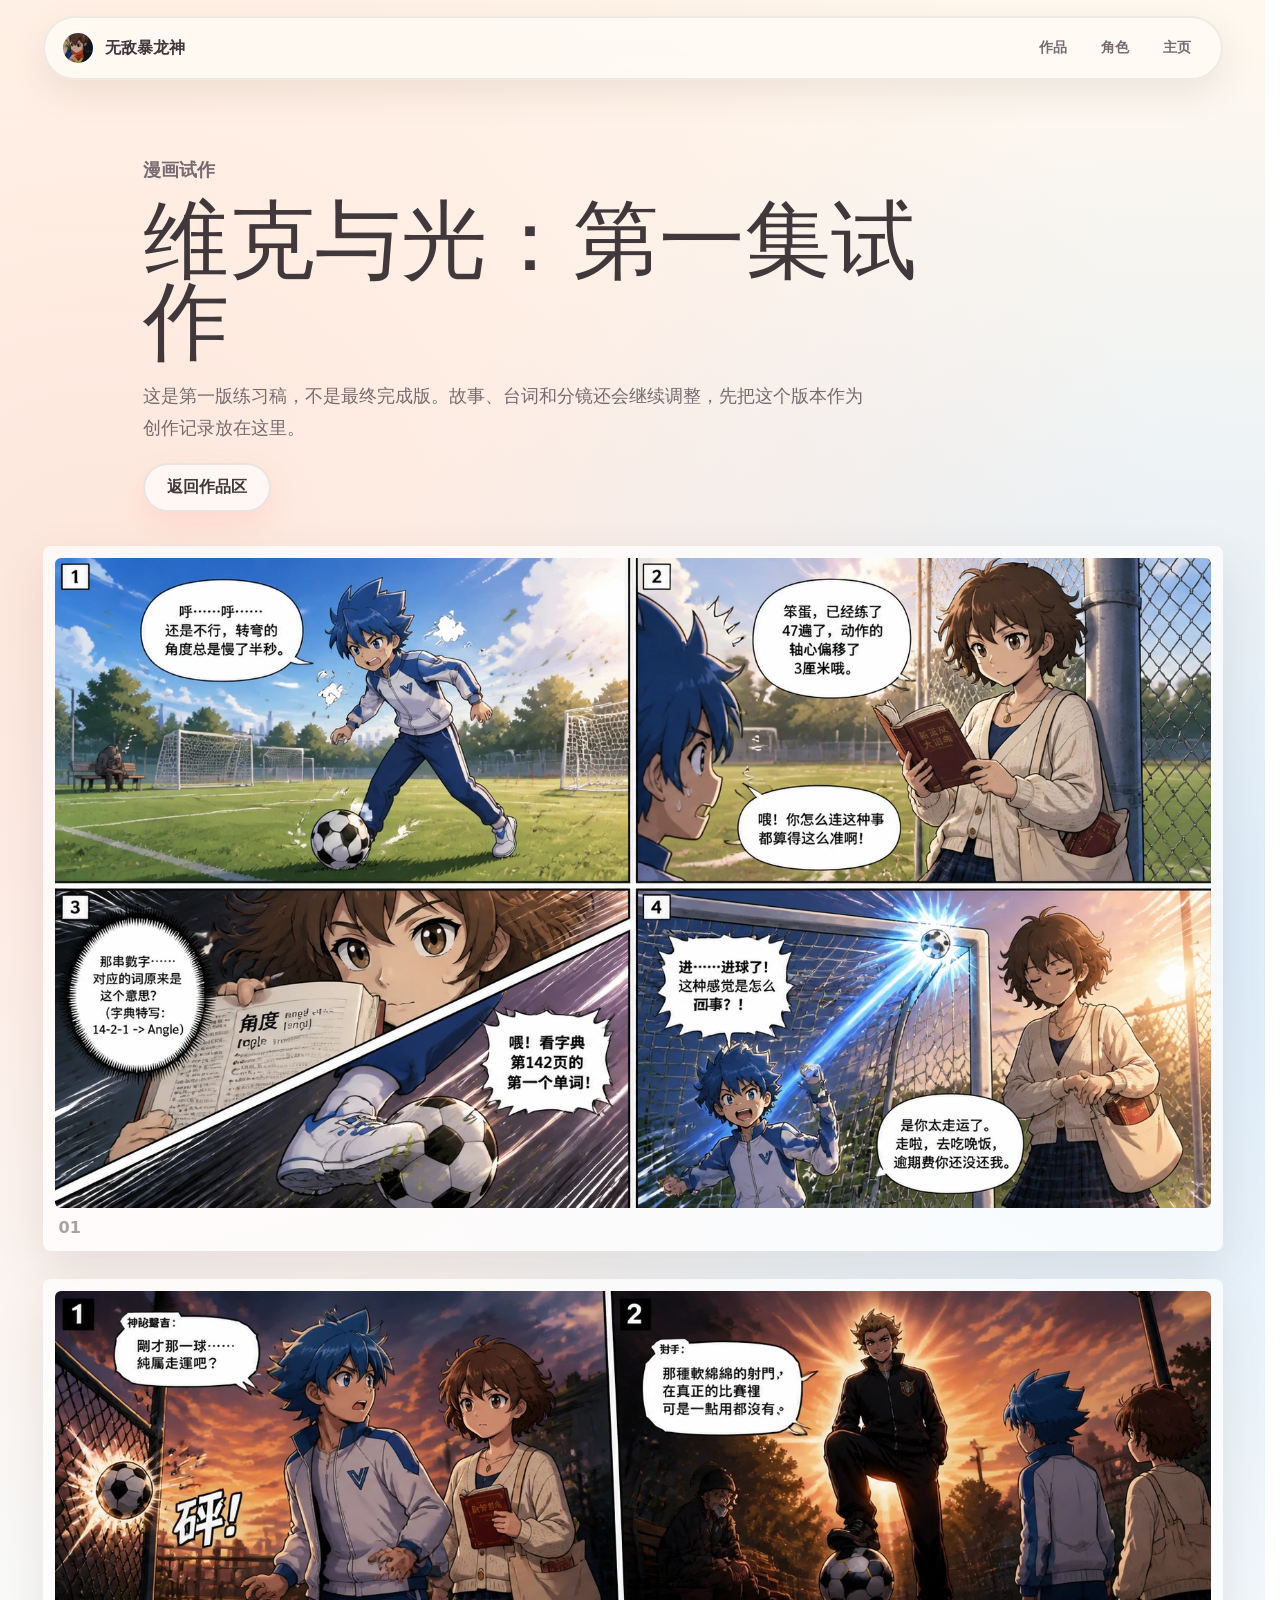
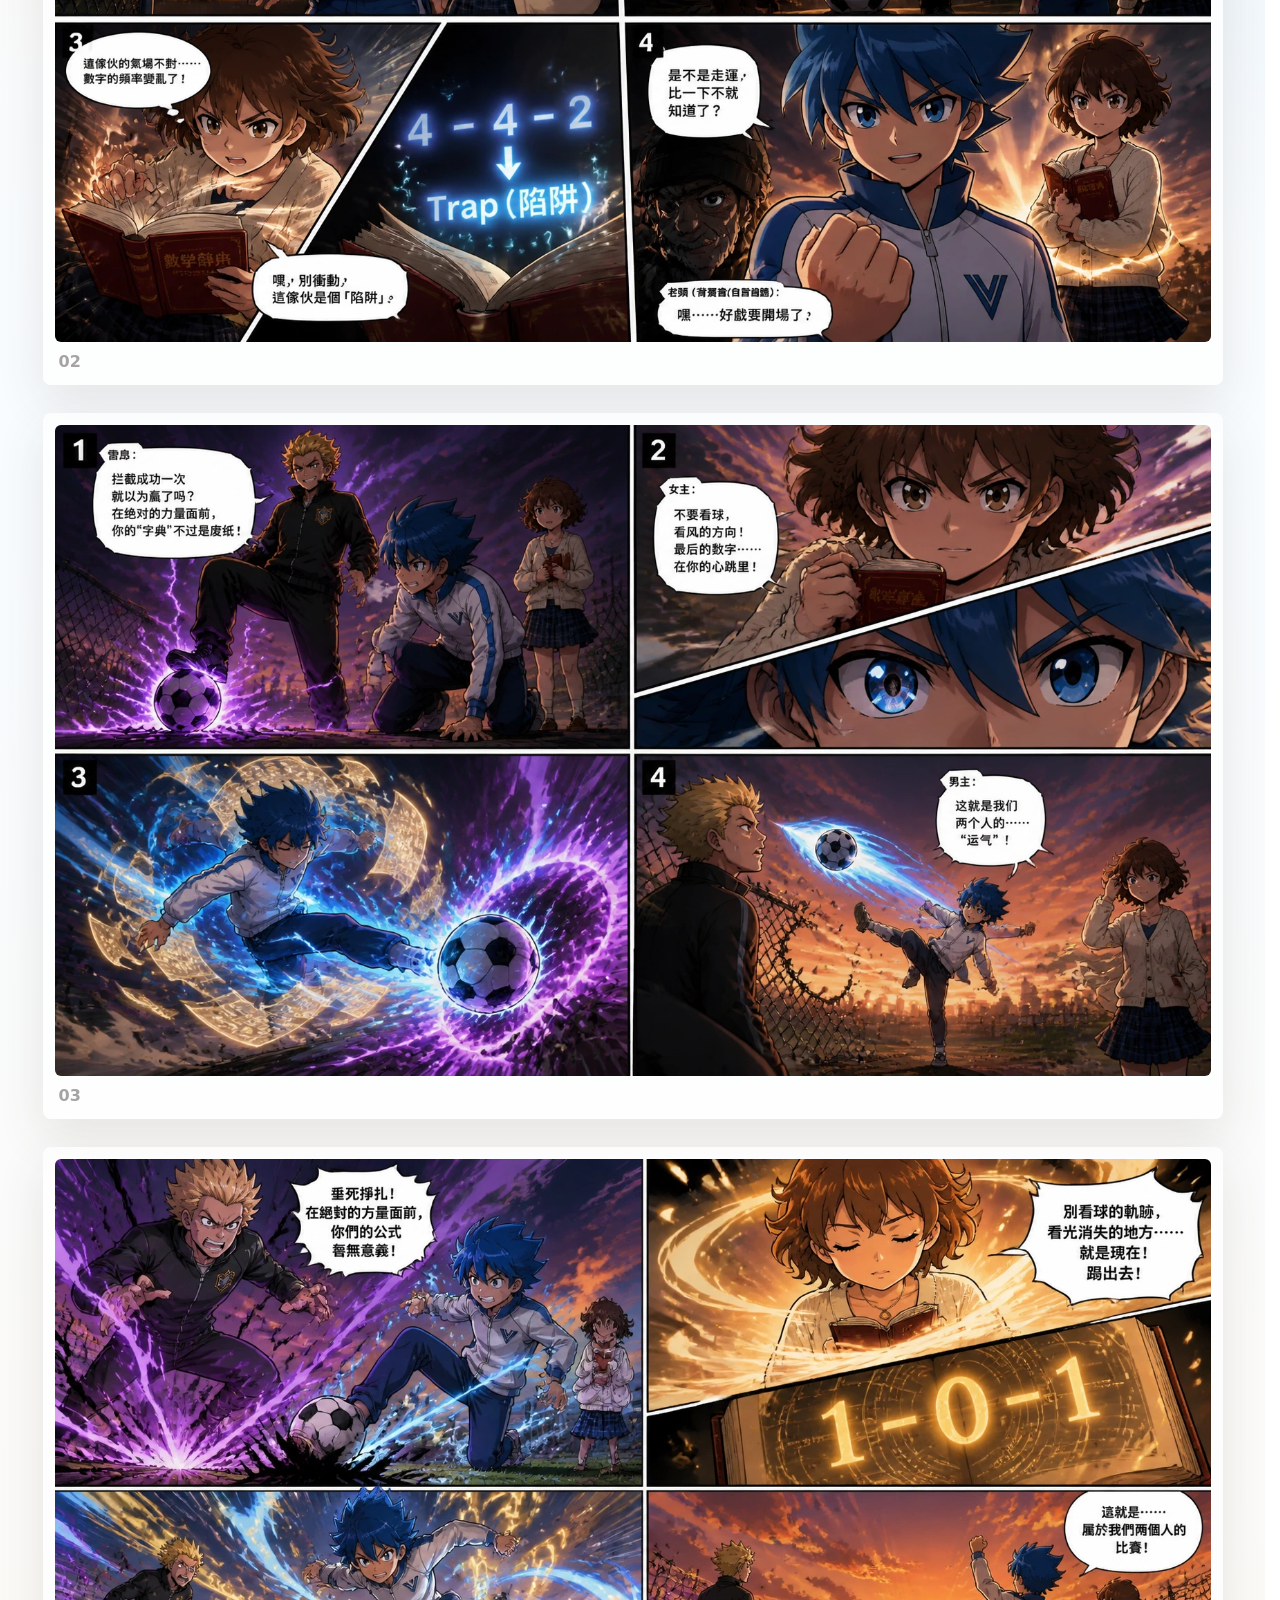
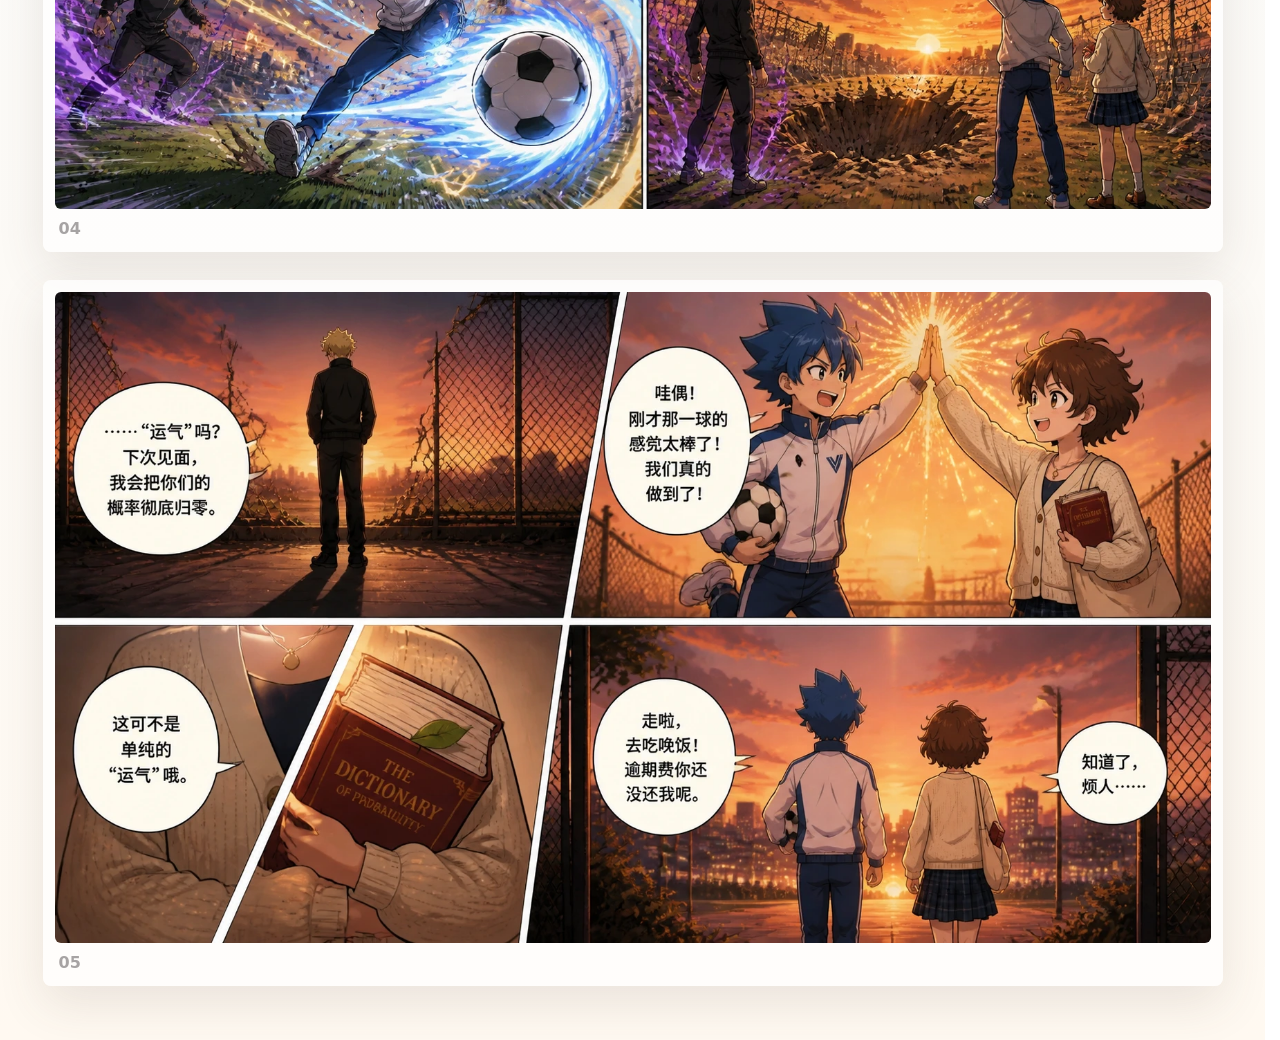
<file: chapter-01.html>
<!DOCTYPE html>
<html lang="zh-CN">
<head>
  <meta charset="UTF-8">
  <meta name="viewport" content="width=device-width, initial-scale=1.0">
  <title>维克与光：第一集试作 | 无敌暴龙神</title>
  <link rel="stylesheet" href="styles.css?v=20260713-2">
</head>
<body>
  <header class="site-header">
    <a class="brand" href="index.html" aria-label="返回无敌暴龙神首页">
      <span class="brand-mark avatar-mark">
        <img src="assets/optimized/avatar.webp" alt="无敌暴龙神头像" width="300" height="300" decoding="async">
      </span>
      <span>无敌暴龙神</span>
    </a>
    <nav class="nav" aria-label="章节导航">
      <a href="index.html#work">作品</a>
      <a href="index.html#characters">角色</a>
      <a href="index.html#contact">主页</a>
    </nav>
  </header>

  <main>
    <section class="chapter-hero">
      <p class="section-kicker">漫画试作</p>
      <h1>维克与光：第一集试作</h1>
      <p>
        这是第一版练习稿，不是最终完成版。故事、台词和分镜还会继续调整，先把这个版本作为创作记录放在这里。
      </p>
      <a class="button ghost" href="index.html#work">返回作品区</a>
    </section>

    <section class="chapter-reader" aria-label="维克与光第一集漫画阅读">
      <figure class="manga-page reveal">
        <img src="assets/optimized/chapter-01/01.webp" alt="维克与光第一集试作第 1 页" width="1672" height="941" decoding="async" fetchpriority="high">
        <figcaption>01</figcaption>
      </figure>
      <figure class="manga-page reveal">
        <img src="assets/optimized/chapter-01/02.webp" alt="维克与光第一集试作第 2 页" width="1672" height="941" loading="lazy" decoding="async">
        <figcaption>02</figcaption>
      </figure>
      <figure class="manga-page reveal">
        <img src="assets/optimized/chapter-01/03.webp" alt="维克与光第一集试作第 3 页" width="1672" height="941" loading="lazy" decoding="async">
        <figcaption>03</figcaption>
      </figure>
      <figure class="manga-page reveal">
        <img src="assets/optimized/chapter-01/04.webp" alt="维克与光第一集试作第 4 页" width="1672" height="941" loading="lazy" decoding="async">
        <figcaption>04</figcaption>
      </figure>
      <figure class="manga-page reveal">
        <img src="assets/optimized/chapter-01/05.webp" alt="维克与光第一集试作第 5 页" width="1672" height="941" loading="lazy" decoding="async">
        <figcaption>05</figcaption>
      </figure>
    </section>
  </main>

  <script src="script.js?v=20260713-1" defer></script>
</body>
</html>
</file>
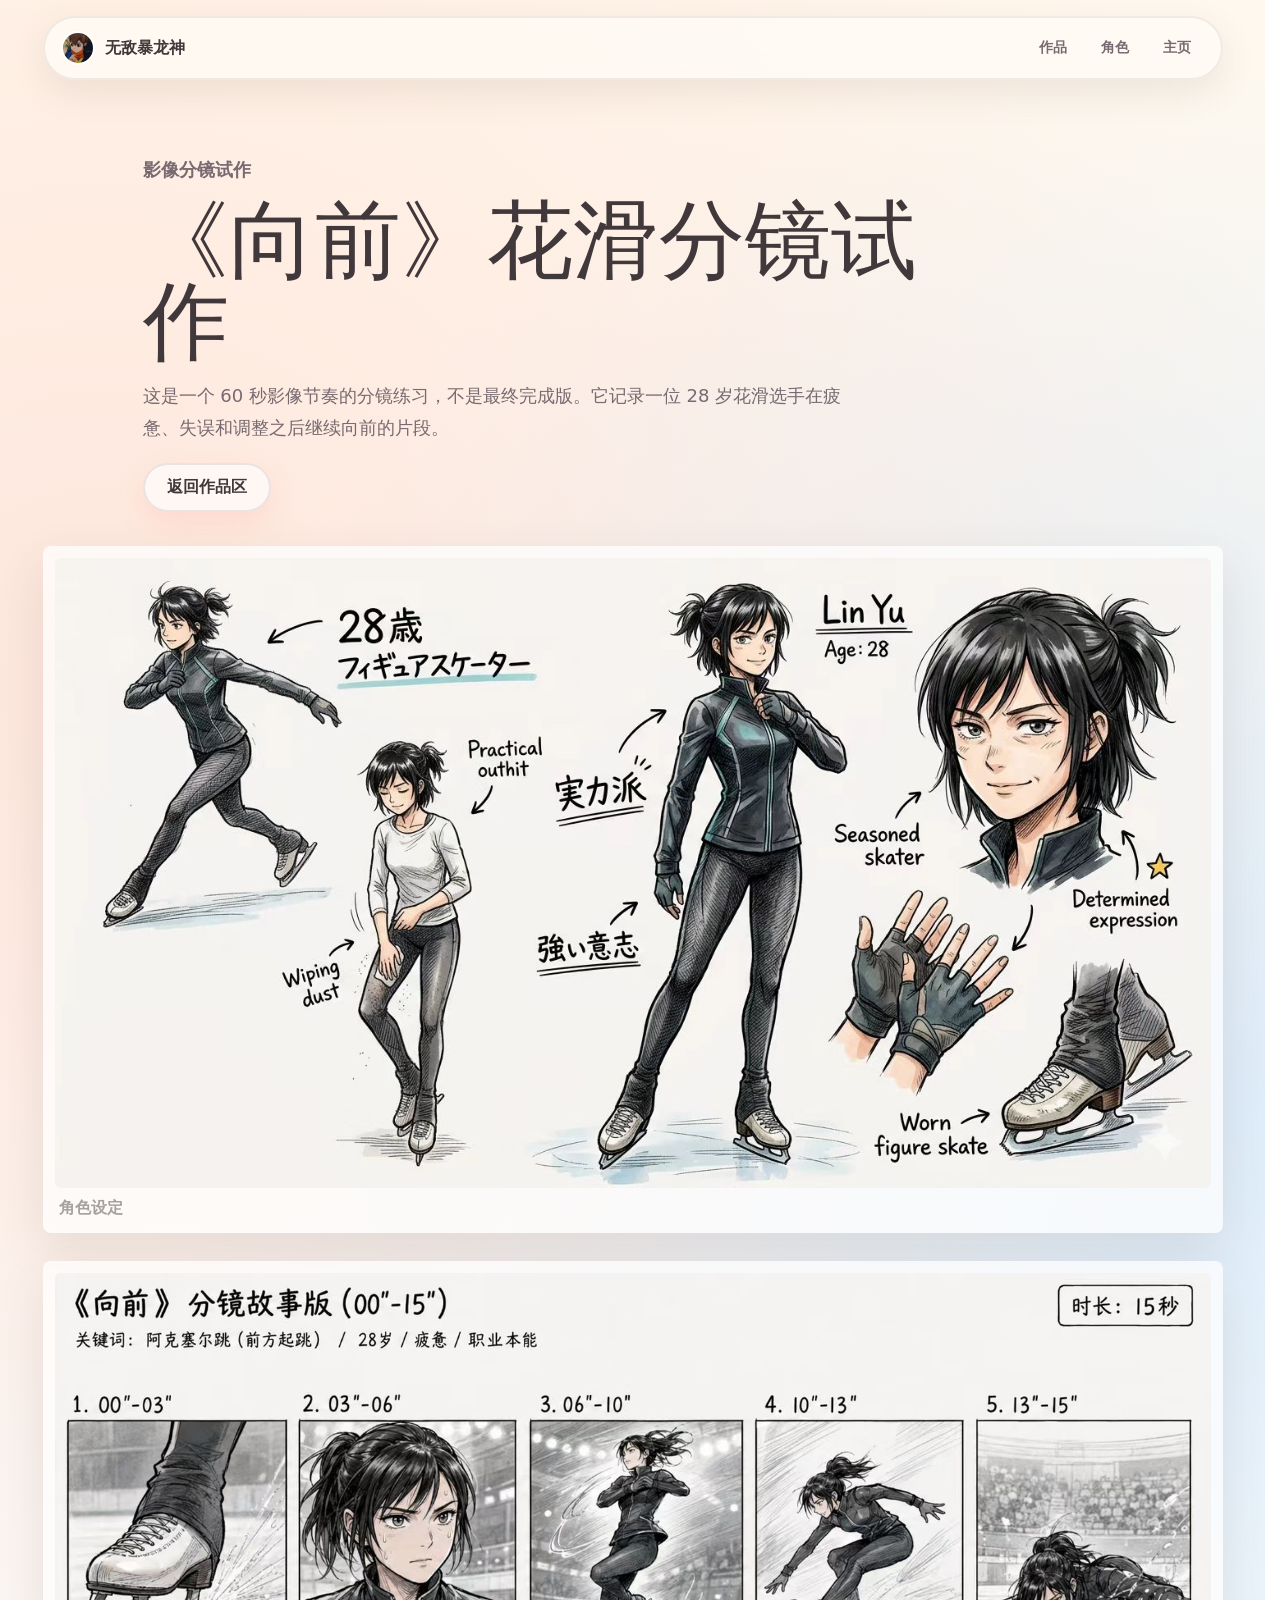
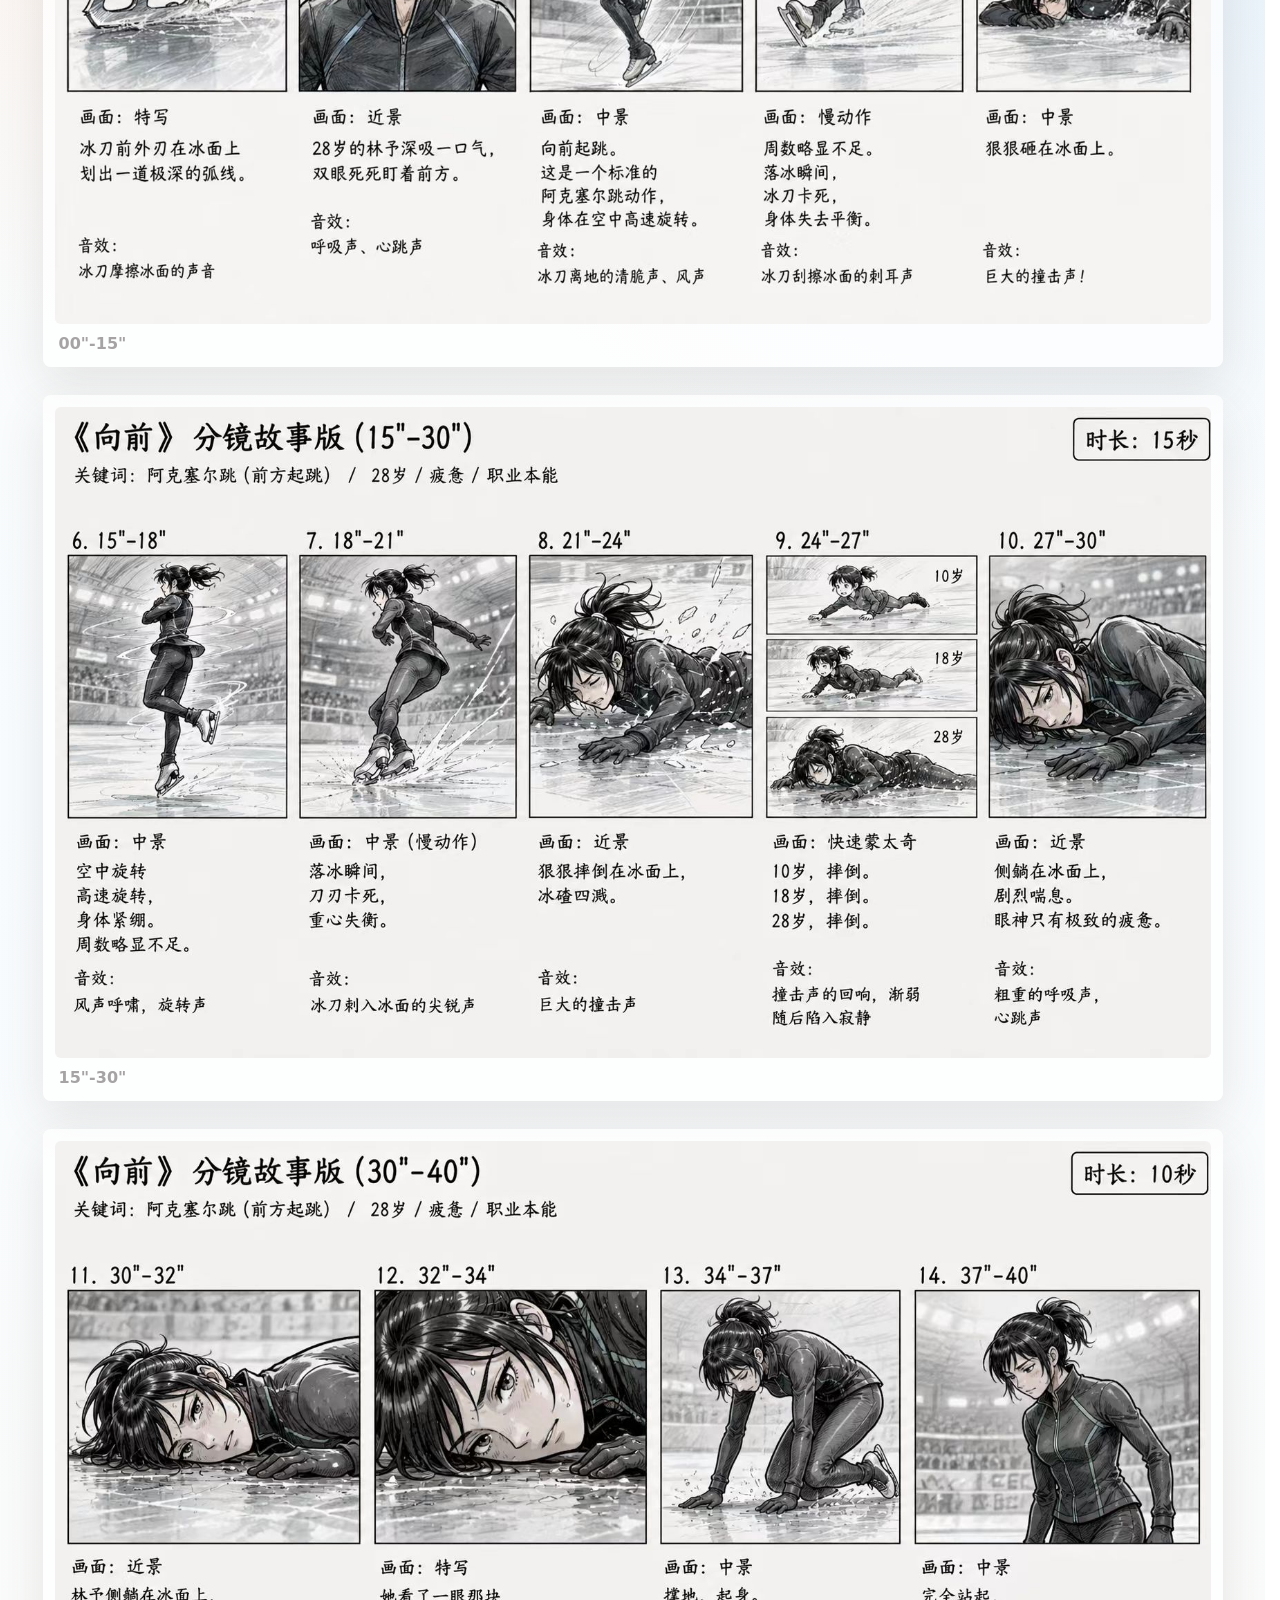
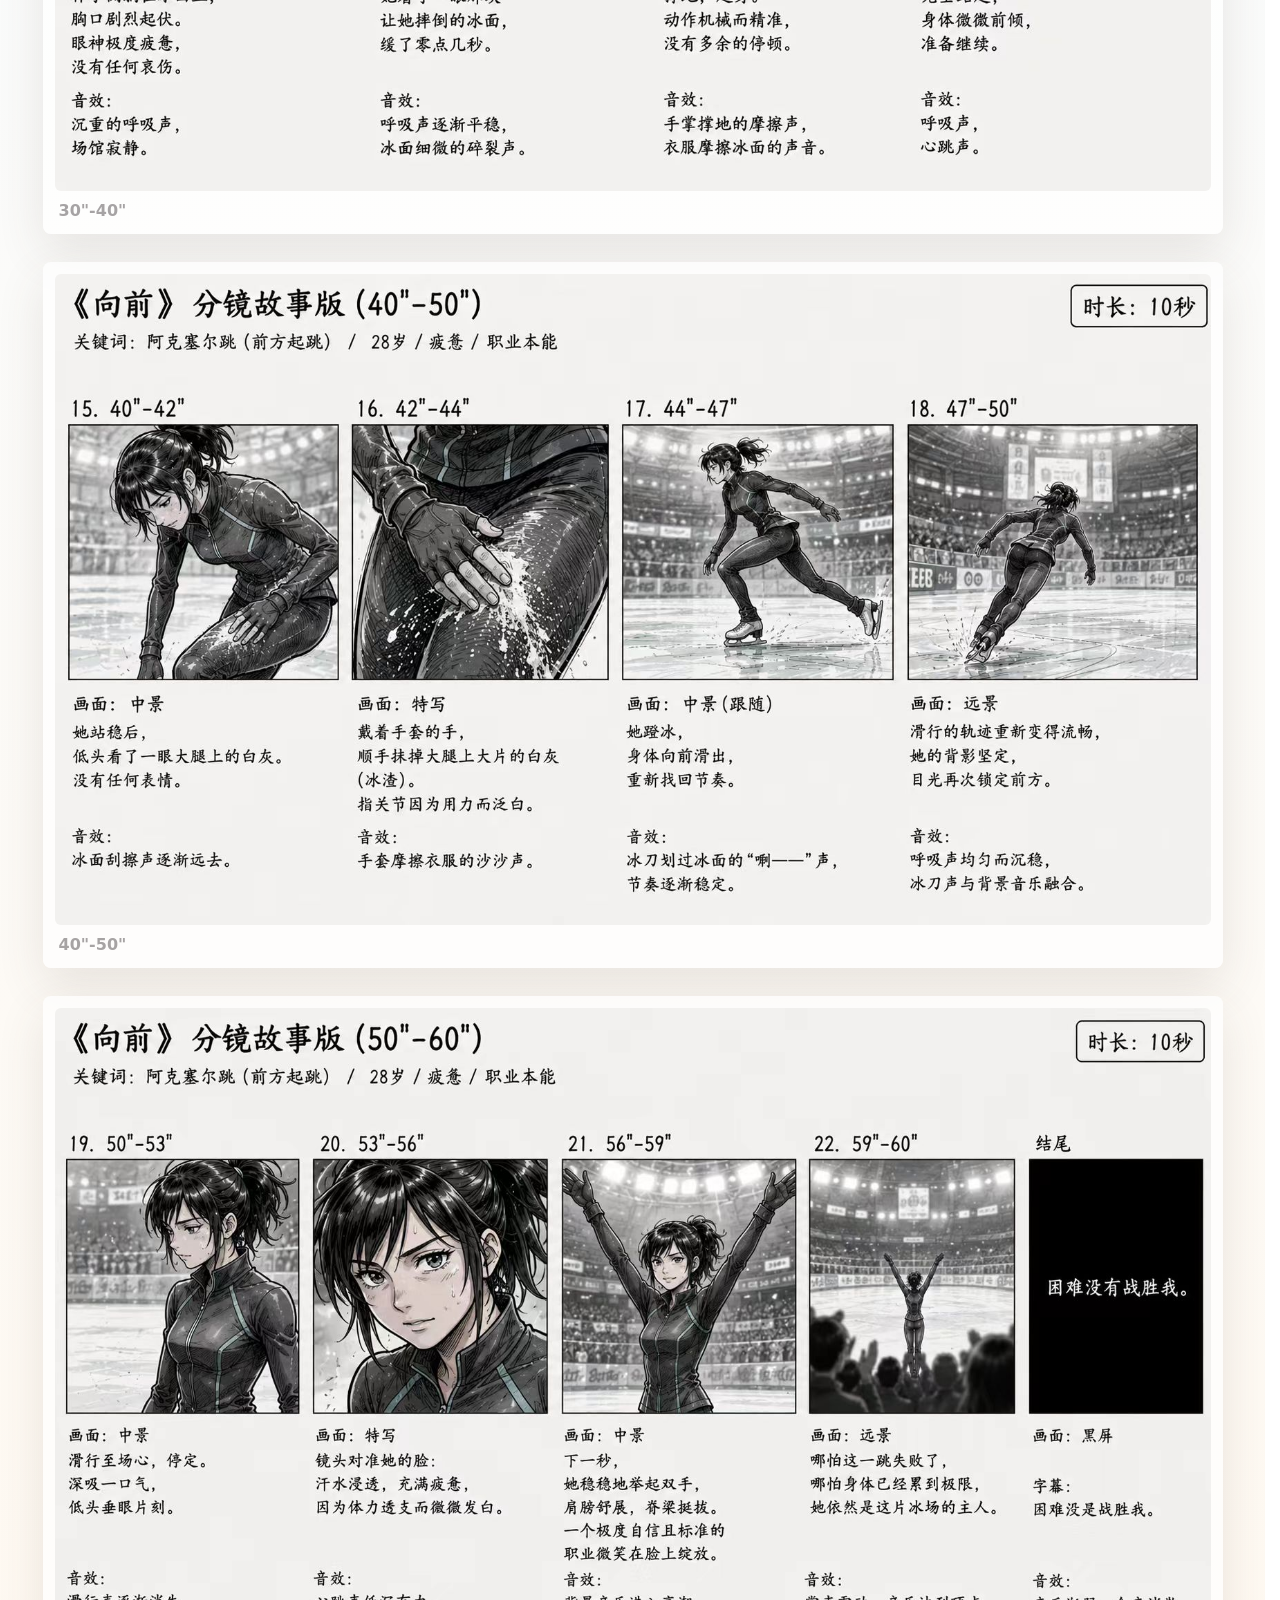
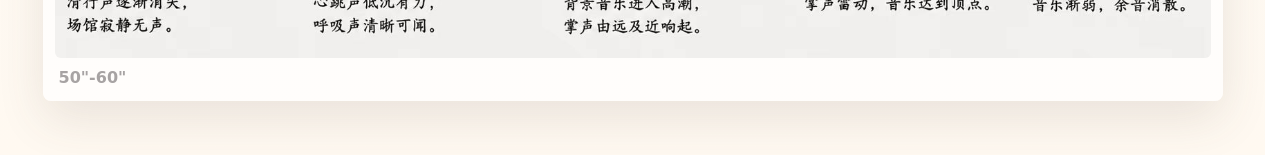
<file: forward.html>
<!DOCTYPE html>
<html lang="zh-CN">
<head>
  <meta charset="UTF-8">
  <meta name="viewport" content="width=device-width, initial-scale=1.0">
  <title>《向前》花滑分镜试作 | 无敌暴龙神</title>
  <link rel="stylesheet" href="styles.css?v=20260713-2">
</head>
<body>
  <header class="site-header">
    <a class="brand" href="index.html" aria-label="返回无敌暴龙神首页">
      <span class="brand-mark avatar-mark">
        <img src="assets/optimized/avatar.webp" alt="无敌暴龙神头像" width="300" height="300" decoding="async">
      </span>
      <span>无敌暴龙神</span>
    </a>
    <nav class="nav" aria-label="章节导航">
      <a href="index.html#work">作品</a>
      <a href="index.html#characters">角色</a>
      <a href="index.html#contact">主页</a>
    </nav>
  </header>

  <main>
    <section class="chapter-hero">
      <p class="section-kicker">影像分镜试作</p>
      <h1>《向前》花滑分镜试作</h1>
      <p>
        这是一个 60 秒影像节奏的分镜练习，不是最终完成版。它记录一位 28 岁花滑选手在疲惫、失误和调整之后继续向前的片段。
      </p>
      <a class="button ghost" href="index.html#work">返回作品区</a>
    </section>

    <section class="chapter-reader" aria-label="向前花滑分镜试作阅读">
      <figure class="manga-page reveal">
        <img src="assets/forward/design.jpg" alt="向前花滑角色设定图" width="1408" height="768" decoding="async" fetchpriority="high">
        <figcaption>角色设定</figcaption>
      </figure>
      <figure class="manga-page reveal">
        <img src="assets/forward/01.jpg" alt="向前花滑分镜试作 00 到 15 秒" width="1672" height="941" loading="lazy" decoding="async">
        <figcaption>00&quot;-15&quot;</figcaption>
      </figure>
      <figure class="manga-page reveal">
        <img src="assets/forward/02.jpg" alt="向前花滑分镜试作 15 到 30 秒" width="1672" height="941" loading="lazy" decoding="async">
        <figcaption>15&quot;-30&quot;</figcaption>
      </figure>
      <figure class="manga-page reveal">
        <img src="assets/forward/03.jpg" alt="向前花滑分镜试作 30 到 40 秒" width="1672" height="941" loading="lazy" decoding="async">
        <figcaption>30&quot;-40&quot;</figcaption>
      </figure>
      <figure class="manga-page reveal">
        <img src="assets/forward/04.jpg" alt="向前花滑分镜试作 40 到 50 秒" width="1672" height="941" loading="lazy" decoding="async">
        <figcaption>40&quot;-50&quot;</figcaption>
      </figure>
      <figure class="manga-page reveal">
        <img src="assets/forward/05.jpg" alt="向前花滑分镜试作 50 到 60 秒" width="1672" height="941" loading="lazy" decoding="async">
        <figcaption>50&quot;-60&quot;</figcaption>
      </figure>
    </section>
  </main>

  <script src="script.js?v=20260713-1" defer></script>
</body>
</html>
</file>
<file: styles.css>
:root {
  --ink: #40383a;
  --muted: #776a70;
  --paper: #fffaf4;
  --peach: #ffcdbd;
  --coral: #ff897d;
  --mint: #bfe9d6;
  --blue: #b9ddff;
  --lemon: #ffe58b;
  --lavender: #d8ccff;
  --white: #ffffff;
  --shadow: 0 24px 70px rgba(84, 64, 56, 0.16);
}

* {
  box-sizing: border-box;
}

html {
  scroll-behavior: smooth;
  scroll-padding-top: 110px;
  scrollbar-gutter: stable;
}

body {
  margin: 0;
  overflow-x: clip;
  color: var(--ink);
  font-family: "Microsoft YaHei UI", "Microsoft YaHei", system-ui, -apple-system, BlinkMacSystemFont, "Segoe UI", sans-serif;
  background:
    radial-gradient(circle at 8% 14%, rgba(255, 205, 189, 0.42), transparent 28%),
    radial-gradient(circle at 94% 22%, rgba(185, 221, 255, 0.46), transparent 26%),
    linear-gradient(180deg, #fff8ee 0%, #f8fcff 48%, #fff9f1 100%);
  transition: background 700ms ease;
}

body.time-morning {
  background:
    radial-gradient(circle at 10% 12%, rgba(255, 235, 166, 0.42), transparent 28%),
    radial-gradient(circle at 92% 18%, rgba(176, 224, 255, 0.5), transparent 26%),
    linear-gradient(180deg, #fff8e6 0%, #f0fbff 48%, #fffaf0 100%);
}

body.time-afternoon {
  background:
    radial-gradient(circle at 8% 14%, rgba(255, 205, 189, 0.42), transparent 28%),
    radial-gradient(circle at 94% 22%, rgba(185, 221, 255, 0.46), transparent 26%),
    linear-gradient(180deg, #fff8ee 0%, #f8fcff 48%, #fff9f1 100%);
}

body.time-evening {
  background:
    radial-gradient(circle at 10% 16%, rgba(255, 176, 146, 0.42), transparent 30%),
    radial-gradient(circle at 92% 18%, rgba(202, 177, 255, 0.34), transparent 28%),
    linear-gradient(180deg, #fff1e7 0%, #f8efff 52%, #fff8ef 100%);
}

body.time-night {
  background:
    radial-gradient(circle at 12% 14%, rgba(255, 220, 157, 0.22), transparent 24%),
    radial-gradient(circle at 88% 20%, rgba(121, 157, 255, 0.28), transparent 30%),
    linear-gradient(180deg, #eaf1ff 0%, #f7f6ff 46%, #fff8f1 100%);
}

body.no-scroll {
  overflow: hidden;
}

a {
  color: inherit;
  text-decoration: none;
}

img {
  max-width: 100%;
  height: auto;
}

.site-header {
  position: sticky;
  top: 0;
  z-index: 10;
  display: flex;
  align-items: center;
  justify-content: space-between;
  gap: 24px;
  width: min(1180px, calc(100% - 36px));
  margin: 16px auto 0;
  padding: 12px 16px;
  border: 2px solid rgba(64, 56, 58, 0.08);
  border-radius: 999px;
  background: rgba(255, 250, 244, 0.92);
  -webkit-backdrop-filter: blur(10px);
  backdrop-filter: blur(10px);
  box-shadow: 0 12px 36px rgba(84, 64, 56, 0.1);
}

.brand,
.nav,
.hero-actions,
.archive-strip,
.steps li {
  display: flex;
  align-items: center;
}

.brand {
  gap: 10px;
  font-weight: 900;
  transition: color 180ms ease, transform 180ms ease;
}

.brand:hover {
  color: #1f1a1c;
  transform: translateY(-1px);
}

.brand-mark {
  display: grid;
  width: 34px;
  height: 34px;
  place-items: center;
  border-radius: 50%;
  color: var(--white);
  font-family: "Comic Sans MS", "KaiTi", cursive;
  font-size: 25px;
  background: linear-gradient(135deg, var(--coral), #ffa84d);
}

.avatar-mark {
  overflow: hidden;
  border: 2px solid rgba(255, 255, 255, 0.9);
  background: var(--white);
  transition: box-shadow 180ms ease, transform 180ms ease;
}

.avatar-mark img {
  display: block;
  width: 100%;
  height: 100%;
  object-fit: cover;
  transition: transform 180ms ease;
}

.brand:hover .avatar-mark {
  box-shadow: 0 0 0 4px rgba(255, 137, 125, 0.16), 0 8px 18px rgba(64, 56, 58, 0.14);
}

.brand:hover .avatar-mark img {
  transform: scale(1.08);
}

.nav {
  gap: 6px;
}

.nav a {
  padding: 9px 14px;
  border-radius: 999px;
  color: var(--muted);
  font-size: 14px;
  font-weight: 700;
}

.nav a:hover {
  background: rgba(255, 137, 125, 0.16);
  color: var(--ink);
}

.hero {
  display: grid;
  grid-template-columns: minmax(0, 0.84fr) minmax(340px, 1.16fr);
  align-items: center;
  gap: 42px;
  width: min(1180px, calc(100% - 36px));
  min-height: calc(100vh - 98px);
  margin: 0 auto;
  padding: 56px 0 34px;
}

.eyebrow,
.section-kicker {
  margin: 0 0 14px;
  color: #d45d69;
  font-size: 13px;
  font-weight: 900;
  letter-spacing: 0;
  text-transform: uppercase;
}

h1,
h2,
h3,
p {
  margin-top: 0;
}

h1 {
  max-width: 640px;
  margin-bottom: 20px;
  font-family: "KaiTi", "STKaiti", "Microsoft YaHei UI", sans-serif;
  font-size: clamp(52px, 8vw, 106px);
  line-height: 0.94;
  font-weight: 400;
}

.hero-text {
  max-width: 520px;
  color: var(--muted);
  font-size: 19px;
  line-height: 1.8;
}

.time-note {
  display: block;
  max-width: 520px;
  margin: 2px 0 0;
  padding: 0;
  color: rgba(64, 56, 58, 0.48);
  background: transparent;
  font-size: 14px;
  font-weight: 700;
  line-height: 1.7;
}

.hero-actions {
  flex-wrap: wrap;
  gap: 12px;
  margin-top: 22px;
}

.button {
  position: relative;
  display: inline-flex;
  min-height: 48px;
  align-items: center;
  justify-content: center;
  padding: 12px 22px;
  border: 2px solid rgba(64, 56, 58, 0.1);
  border-radius: 999px;
  font-weight: 900;
  box-shadow: 0 12px 28px rgba(255, 137, 125, 0.16);
  transition: border-color 180ms ease, box-shadow 180ms ease, color 180ms ease, background 180ms ease, transform 180ms ease;
}

.button:hover {
  transform: translateY(-3px) scale(1.04);
  box-shadow: 0 18px 38px rgba(255, 137, 125, 0.3);
}

.button:active {
  transform: translateY(0) scale(0.98);
  box-shadow: 0 8px 18px rgba(255, 137, 125, 0.18);
}

.button.primary {
  color: var(--white);
  border-color: transparent;
  background: linear-gradient(135deg, #ff786f, #ffaf4f);
}

.button.primary:hover {
  background: linear-gradient(135deg, #40383a, #ff786f);
}

.button.ghost {
  background: rgba(255, 255, 255, 0.62);
}

.button.ghost:hover {
  border-color: rgba(64, 56, 58, 0.18);
  color: var(--white);
  background: var(--ink);
}

.hero-art {
  position: relative;
  overflow: hidden;
  aspect-ratio: 16 / 9;
  border: 6px solid rgba(255, 255, 255, 0.86);
  border-radius: 32px;
  background: var(--white);
  box-shadow: var(--shadow);
}

.hero-art img {
  display: block;
  width: 100%;
  height: 100%;
  object-fit: cover;
}

.archive-strip {
  justify-content: center;
  width: min(1060px, calc(100% - 36px));
  margin: -4px auto 40px;
  text-align: center;
}

.archive-strip p {
  max-width: 760px;
  margin: 0;
  color: rgba(64, 56, 58, 0.66);
  font-size: 16px;
  font-weight: 800;
  line-height: 1.8;
}

.section {
  width: min(1180px, calc(100% - 36px));
  margin: 0 auto;
  padding: 72px 0;
}

.intro {
  display: grid;
  grid-template-columns: 1.05fr 0.95fr;
  gap: 60px;
  align-items: end;
  border-top: 2px solid rgba(64, 56, 58, 0.08);
}

.section h2,
.contact h2 {
  margin-bottom: 16px;
  font-size: clamp(30px, 5vw, 58px);
  line-height: 1.08;
}

.intro p:last-child,
.service-list p,
.contact p {
  color: var(--muted);
  font-size: 17px;
  line-height: 1.8;
}

.section-heading {
  max-width: 760px;
  margin-bottom: 30px;
}

.work-grid {
  display: grid;
  grid-template-columns: repeat(2, minmax(0, 1fr));
  align-items: start;
  gap: 22px;
}

.work-card {
  min-height: 0;
  padding: 16px;
  border: 3px solid rgba(255, 255, 255, 0.8);
  border-radius: 18px;
  box-shadow: 0 14px 36px rgba(84, 64, 56, 0.1);
  transition: box-shadow 220ms ease, transform 220ms ease;
}

.work-card:hover {
  box-shadow: 0 20px 46px rgba(84, 64, 56, 0.15);
  transform: translateY(-3px);
}

.work-card.mint {
  background: linear-gradient(160deg, #d8f4e6, #fffdf2);
}

.work-card.lemon {
  background: linear-gradient(160deg, #fff0a8, #fff8ef);
}

.work-card.coral {
  background: linear-gradient(160deg, #ffc1b6, #f3fbff);
}

.work-card.blue {
  background: linear-gradient(160deg, #cfe9ff, #fffdf2);
}

.work-card.lavender {
  background: linear-gradient(160deg, #e4d9ff, #fff8ef);
}

.work-card.is-hidden {
  display: none;
}

.work-card p {
  margin-bottom: 8px;
  color: var(--muted);
  font-weight: 800;
}

.work-card small {
  display: inline-flex;
  margin-bottom: 12px;
  padding: 6px 10px;
  border-radius: 999px;
  color: rgba(64, 56, 58, 0.62);
  background: rgba(255, 255, 255, 0.58);
  font-size: 12px;
  font-weight: 900;
}

.work-card h3 {
  margin-bottom: 10px;
  font-size: 26px;
}

.work-card span {
  color: var(--muted);
  font-size: 14px;
  font-weight: 700;
}

.video-card {
  display: flex;
  flex-direction: column;
  gap: 18px;
}

.video-card[data-category="scene"] {
  display: grid;
  grid-column: 1 / -1;
  grid-template-columns: minmax(0, 1.4fr) minmax(280px, 0.6fr);
  align-items: center;
  gap: 24px;
}

.video-card[data-category="scene"] .video-content {
  min-height: 0;
  padding: 10px 10px 10px 0;
}

.video-cover {
  position: relative;
  display: block;
  overflow: hidden;
  width: 100%;
  aspect-ratio: 4 / 5;
  align-self: start;
  border: 4px solid rgba(255, 255, 255, 0.84);
  border-radius: 14px;
  background: rgba(255, 255, 255, 0.66);
  box-shadow: 0 10px 26px rgba(64, 56, 58, 0.1);
}

.video-cover::before {
  display: none;
}

.video-cover img {
  display: block;
  width: 100%;
  height: 100%;
  object-fit: contain;
  transition: transform 220ms ease;
}

.video-card[data-category="scene"] .video-cover {
  aspect-ratio: 16 / 9;
}

.video-card[data-category="scene"] .video-cover img {
  object-fit: cover;
}

.video-card[data-category="character"] .video-cover {
  aspect-ratio: 4 / 5;
}

.sheet-cover {
  aspect-ratio: 4 / 3;
  background:
    linear-gradient(135deg, rgba(255, 255, 255, 0.96), rgba(248, 252, 255, 0.84));
}

.sheet-cover img {
  object-fit: contain;
  padding: 14px;
}

.video-card:nth-child(1) .video-cover img {
  object-position: 14% 52%;
}

.video-card:nth-child(2) .video-cover img {
  object-position: 50% 50%;
}

.video-card:nth-child(3) .video-cover img {
  object-position: 50% 18%;
}

.hikari-card .video-cover img {
  object-position: 50% 14%;
}

.video-card:hover .video-cover img {
  transform: scale(1.02);
}

.sheet-card:hover .video-cover img {
  transform: scale(1.01);
}

.video-content {
  display: flex;
  flex: 1;
  flex-direction: column;
  align-items: flex-start;
}

.video-content span {
  display: block;
  line-height: 1.7;
}

.watch-link {
  display: inline-flex;
  min-height: 42px;
  align-items: center;
  justify-content: center;
  margin-top: 18px;
  padding: 10px 16px;
  border-radius: 999px;
  color: var(--ink);
  background: rgba(255, 255, 255, 0.72);
  font-size: 14px;
  font-weight: 900;
  box-shadow: inset 0 0 0 2px rgba(64, 56, 58, 0.1);
  transition: background 180ms ease, box-shadow 180ms ease, color 180ms ease, transform 180ms ease;
}

.watch-link::after {
  margin-left: 8px;
  content: ">";
}

.watch-link:hover {
  color: var(--white);
  background: var(--ink);
  box-shadow: inset 0 0 0 2px rgba(64, 56, 58, 0.18), 0 10px 20px rgba(64, 56, 58, 0.16);
  transform: translateY(-1px);
}

.watch-link:active {
  transform: translateY(0) scale(0.98);
}

.reveal {
  opacity: 0;
  transform: translateY(18px);
  transition: opacity 520ms ease, transform 520ms ease;
}

.reveal.is-visible {
  opacity: 1;
  transform: translateY(0);
}

.text-reveal {
  opacity: 0;
  transform: translateY(12px);
  transition: opacity 620ms ease, transform 620ms ease;
}

.text-reveal.is-visible {
  opacity: 1;
  transform: translateY(0);
}

.lightbox {
  position: fixed;
  inset: 0;
  z-index: 30;
  display: flex;
  align-items: center;
  justify-content: center;
  padding: 28px;
  background: rgba(32, 27, 30, 0.82);
  opacity: 0;
  pointer-events: none;
  visibility: hidden;
  transition: opacity 200ms ease, visibility 0s linear 200ms;
}

.lightbox.is-open {
  opacity: 1;
  pointer-events: auto;
  visibility: visible;
  transition-delay: 0s;
}

.lightbox::after {
  position: absolute;
  left: 50%;
  top: 50%;
  z-index: 2;
  padding: 9px 14px;
  border-radius: 999px;
  color: rgba(255, 255, 255, 0.9);
  background: rgba(64, 56, 58, 0.72);
  content: "图片载入中";
  font-size: 13px;
  font-weight: 900;
  opacity: 0;
  transform: translate(-50%, -50%);
  transition: opacity 160ms ease;
}

.lightbox.is-open.is-loading::after {
  opacity: 1;
}

.lightbox-image {
  max-width: min(1100px, 92vw);
  max-height: 82vh;
  border: 5px solid rgba(255, 255, 255, 0.88);
  border-radius: 8px;
  object-fit: contain;
  background: var(--white);
  box-shadow: 0 24px 80px rgba(0, 0, 0, 0.38);
  opacity: 0;
  transform: scale(0.985);
  transition: opacity 180ms ease, transform 220ms ease;
}

.lightbox.is-open:not(.is-loading) .lightbox-image {
  opacity: 1;
  transform: scale(1);
}

.lightbox-title {
  position: absolute;
  left: 50%;
  bottom: 24px;
  max-width: min(760px, calc(100% - 56px));
  margin: 0;
  padding: 10px 18px;
  border-radius: 999px;
  color: var(--white);
  background: rgba(64, 56, 58, 0.72);
  font-weight: 900;
  opacity: 0;
  transform: translate(-50%, 6px);
  transition: opacity 180ms ease, transform 220ms ease;
}

.lightbox.is-open:not(.is-loading) .lightbox-title {
  opacity: 1;
  transform: translate(-50%, 0);
}

.lightbox-close {
  position: absolute;
  top: 18px;
  right: 18px;
  display: grid;
  width: 46px;
  height: 46px;
  place-items: center;
  border: 2px solid rgba(255, 255, 255, 0.8);
  border-radius: 50%;
  color: var(--white);
  background: rgba(255, 120, 111, 0.9);
  cursor: pointer;
  font-size: 30px;
  line-height: 1;
}

.lightbox-close:focus-visible,
.button:focus-visible,
.nav a:focus-visible,
.brand:focus-visible,
.lightbox-link:focus-visible {
  outline: 3px solid rgba(255, 120, 111, 0.76);
  outline-offset: 4px;
}

.animal-face {
  position: relative;
  width: 142px;
  height: 122px;
  margin: 8px 0 68px;
  border: 4px solid var(--ink);
  border-radius: 48% 48% 42% 42%;
  background: #fffdf8;
  box-shadow: inset -10px -10px rgba(64, 56, 58, 0.05);
}

.animal-face::before,
.animal-face::after {
  position: absolute;
  content: "";
}

.animal-face::before {
  left: 36px;
  top: 50px;
  width: 12px;
  height: 12px;
  border-radius: 50%;
  background: var(--ink);
  box-shadow: 52px 0 var(--ink), 26px 30px 0 -3px #ff91a0;
}

.animal-face::after {
  left: 58px;
  top: 66px;
  width: 24px;
  height: 12px;
  border-bottom: 4px solid var(--ink);
  border-radius: 0 0 24px 24px;
}

.cat {
  border-radius: 46% 46% 42% 42%;
}

.cat .noop {
  display: none;
}

.cat {
  clip-path: polygon(0 25%, 18% 25%, 18% 0, 36% 20%, 64% 20%, 82% 0, 82% 25%, 100% 25%, 100% 100%, 0 100%);
}

.bunny {
  background: #fff7fb;
}

.bunny::before {
  box-shadow: 52px 0 var(--ink), 26px 30px 0 -3px #ffbfd0;
}

.pup {
  background: #fff8e8;
}

.pup::before {
  box-shadow: 52px 0 var(--ink), 26px 30px 0 -3px #ffa895;
}

.services {
  border-top: 2px solid rgba(64, 56, 58, 0.08);
}

.service-list {
  display: grid;
  grid-template-columns: repeat(3, 1fr);
  gap: 16px;
}

.service-list article {
  padding: 28px;
  border-left: 5px solid var(--coral);
  border-radius: 8px;
  background: rgba(255, 255, 255, 0.62);
}

.service-list article:nth-child(2) {
  border-color: #72c8a3;
}

.service-list article:nth-child(3) {
  border-color: #6aafea;
}

.service-list span {
  display: block;
  margin-bottom: 22px;
  color: rgba(64, 56, 58, 0.28);
  font-size: 34px;
  font-weight: 900;
}

.service-list h3 {
  margin-bottom: 10px;
  font-size: 24px;
}

.process {
  border-top: 2px solid rgba(64, 56, 58, 0.08);
}

.steps {
  display: grid;
  grid-template-columns: repeat(3, 1fr);
  gap: 16px;
  padding: 0;
  margin: 0;
  list-style: none;
}

.steps li {
  min-height: 142px;
  flex-direction: column;
  align-items: flex-start;
  justify-content: space-between;
  padding: 24px;
  border-radius: 8px;
  background: rgba(255, 255, 255, 0.64);
}

.steps strong {
  font-size: 25px;
}

.steps span {
  color: var(--muted);
  line-height: 1.7;
}

.contact {
  display: flex;
  align-items: center;
  justify-content: space-between;
  gap: 28px;
  width: min(1180px, calc(100% - 36px));
  margin: 22px auto 44px;
  padding: 44px;
  border-radius: 8px;
  background: linear-gradient(135deg, rgba(255, 205, 189, 0.88), rgba(191, 233, 214, 0.84) 50%, rgba(185, 221, 255, 0.82));
  box-shadow: var(--shadow);
}

.contact div {
  max-width: 760px;
}

.contact h2 {
  margin-bottom: 12px;
}

.contact p {
  margin-bottom: 0;
}

.story-list {
  display: grid;
  gap: 22px;
  margin-top: 28px;
}

.story-entry {
  display: grid;
  grid-template-columns: minmax(280px, 0.92fr) minmax(0, 1.08fr);
  gap: 28px;
  align-items: center;
  padding: 18px;
  border: 3px solid rgba(255, 255, 255, 0.86);
  border-radius: 18px;
  background: linear-gradient(135deg, rgba(255, 224, 190, 0.86), rgba(243, 247, 255, 0.82));
  box-shadow: 0 14px 36px rgba(84, 64, 56, 0.1);
  transition: box-shadow 220ms ease, transform 220ms ease;
}

.story-entry:hover {
  box-shadow: 0 20px 46px rgba(84, 64, 56, 0.14);
  transform: translateY(-3px);
}

.story-entry-cloud,
.story-entry-dark {
  grid-template-columns: minmax(240px, 320px) minmax(0, 1fr);
}

.story-entry-dark {
  background:
    linear-gradient(135deg, rgba(28, 35, 42, 0.92), rgba(125, 24, 24, 0.72)),
    linear-gradient(135deg, rgba(255, 250, 244, 0.92), rgba(243, 247, 255, 0.82));
}

.story-entry-dark .story-entry-content h3,
.story-entry-dark .story-entry-content p:not(.section-kicker) {
  color: #fffaf4;
}

.story-entry-dark .story-entry-content small {
  color: rgba(255, 250, 244, 0.78);
  background: rgba(255, 255, 255, 0.14);
}

.story-entry-cloud {
  background:
    radial-gradient(circle at 12% 20%, rgba(255, 236, 188, 0.86), transparent 32%),
    linear-gradient(135deg, rgba(255, 244, 219, 0.92), rgba(225, 244, 255, 0.82));
}

.story-entry-cloud .story-entry-content h3 {
  font-family: "KaiTi", "STKaiti", "Microsoft YaHei UI", sans-serif;
  font-weight: 400;
}

.story-entry-cloud .button.primary:hover {
  background: linear-gradient(135deg, #6f8fc5, #ffaf8a);
}

.story-entry-cover {
  display: block;
  overflow: hidden;
  width: 100%;
  aspect-ratio: 16 / 9;
  border: 4px solid rgba(255, 255, 255, 0.9);
  border-radius: 14px;
  background: var(--white);
}

.story-entry-cover img {
  display: block;
  width: 100%;
  height: 100%;
  object-fit: cover;
  object-position: 50% 44%;
  transition: transform 220ms ease;
}

.story-entry-cover-poster,
.story-entry-cover-cloud {
  aspect-ratio: 4 / 3;
  background: rgba(255, 250, 244, 0.74);
}

.story-entry-cover-poster {
  background: rgba(16, 20, 26, 0.88);
}

.story-entry-cover-poster img,
.story-entry-cover-cloud img {
  object-fit: contain;
  object-position: 50% 50%;
}

.story-entry:hover .story-entry-cover img {
  transform: scale(1.015);
}

.story-entry-content {
  padding: 8px 10px 8px 0;
}

.story-entry-content small {
  display: inline-flex;
  margin-bottom: 16px;
  padding: 7px 12px;
  border-radius: 999px;
  color: rgba(64, 56, 58, 0.62);
  background: rgba(255, 255, 255, 0.62);
  font-size: 12px;
  font-weight: 900;
}

.story-entry-content h3 {
  margin-bottom: 14px;
  font-size: clamp(30px, 4vw, 48px);
  line-height: 1.1;
}

.story-entry-content p:not(.section-kicker) {
  max-width: 620px;
  color: var(--muted);
  font-size: 17px;
  line-height: 1.8;
}

.chapter-hero {
  width: min(980px, calc(100% - 36px));
  margin: 0 auto;
  padding: 74px 0 34px;
}

.chapter-hero h1 {
  max-width: 820px;
  margin-bottom: 18px;
  font-size: clamp(44px, 7vw, 86px);
}

.chapter-hero p {
  max-width: 720px;
  color: var(--muted);
  font-size: 18px;
  line-height: 1.8;
}

.chapter-reader {
  display: grid;
  gap: 28px;
  width: min(1180px, calc(100% - 36px));
  margin: 0 auto 54px;
}

.chapter-reader .reveal {
  opacity: 1;
  transform: none;
}

.manga-page {
  margin: 0;
  padding: 12px;
  border-radius: 8px;
  background: rgba(255, 255, 255, 0.72);
  box-shadow: 0 18px 48px rgba(84, 64, 56, 0.12);
}

.manga-page img {
  display: block;
  width: 100%;
  height: auto;
  border-radius: 6px;
}

.manga-page figcaption {
  padding: 10px 4px 2px;
  color: rgba(64, 56, 58, 0.46);
  font-weight: 900;
}

.project-2107 {
  background:
    radial-gradient(circle at 12% 10%, rgba(166, 25, 25, 0.18), transparent 26%),
    radial-gradient(circle at 88% 28%, rgba(45, 83, 110, 0.2), transparent 28%),
    linear-gradient(180deg, #f5ead9 0%, #f8f2ea 48%, #eef4f7 100%);
}

.project-hero h1 {
  font-family: "Microsoft YaHei UI", "Microsoft YaHei", system-ui, sans-serif;
  font-weight: 900;
  letter-spacing: 0;
}

.poster-showcase,
.poster-grid {
  width: min(1180px, calc(100% - 36px));
  margin: 0 auto;
}

.poster-showcase {
  margin-bottom: 34px;
}

.poster-feature,
.poster-card {
  margin: 0;
  border: 3px solid rgba(255, 255, 255, 0.82);
  border-radius: 8px;
  background: rgba(255, 250, 244, 0.68);
  box-shadow: 0 18px 48px rgba(42, 35, 32, 0.14);
}

.poster-feature {
  padding: 14px;
}

.poster-feature img {
  display: block;
  width: auto;
  height: auto;
  max-width: 100%;
  max-height: 86vh;
  border-radius: 6px;
  object-fit: contain;
  background: #f5ead9;
}

.poster-feature a {
  display: grid;
  place-items: center;
  cursor: zoom-in;
}

.poster-card a {
  display: block;
  overflow: hidden;
  aspect-ratio: 3 / 4;
  cursor: zoom-in;
}

.poster-grid {
  display: grid;
  grid-template-columns: repeat(3, 1fr);
  gap: 18px;
  padding-bottom: 54px;
}

.poster-card {
  overflow: hidden;
}

.poster-card img {
  display: block;
  width: 100%;
  height: 100%;
  object-fit: cover;
  object-position: 50% 50%;
  transition: transform 220ms ease;
}

.poster-card:hover img {
  transform: scale(1.02);
}

.poster-feature figcaption,
.poster-card figcaption {
  padding: 12px 10px 4px;
  color: rgba(64, 56, 58, 0.58);
  font-weight: 900;
}

.project-cloud {
  background:
    radial-gradient(circle at 12% 12%, rgba(255, 221, 165, 0.34), transparent 28%),
    radial-gradient(circle at 86% 18%, rgba(186, 222, 255, 0.42), transparent 30%),
    linear-gradient(180deg, #fff7e8 0%, #f2fbff 48%, #fff9ee 100%);
}

.cloud-hero h1 {
  font-family: "KaiTi", "STKaiti", "Microsoft YaHei UI", sans-serif;
  font-weight: 400;
}

.cloud-showcase,
.cloud-gallery,
.cloud-members {
  width: min(1180px, calc(100% - 36px));
  margin: 0 auto;
}

.cloud-showcase {
  margin-bottom: 28px;
}

.cloud-feature,
.cloud-scene {
  margin: 0;
  padding: 14px;
  border: 3px solid rgba(255, 255, 255, 0.88);
  border-radius: 8px;
  background:
    linear-gradient(135deg, rgba(255, 250, 244, 0.82), rgba(244, 251, 255, 0.74)),
    repeating-linear-gradient(0deg, transparent 0 30px, rgba(111, 143, 197, 0.05) 30px 32px);
  box-shadow: 0 18px 48px rgba(111, 82, 52, 0.13);
}

.cloud-feature a {
  display: grid;
  place-items: center;
  overflow: hidden;
  border-radius: 6px;
  cursor: zoom-in;
}

.cloud-scene a {
  display: block;
  overflow: hidden;
  aspect-ratio: 4 / 5;
  border-radius: 6px;
  cursor: zoom-in;
}

.cloud-feature img {
  display: block;
  width: auto;
  height: auto;
  max-width: 100%;
  max-height: 86vh;
  border-radius: 6px;
  object-fit: contain;
  background: #fff7e8;
}

.cloud-gallery {
  display: grid;
  grid-template-columns: repeat(2, 1fr);
  gap: 18px;
  margin-bottom: 36px;
}

.cloud-scene img {
  display: block;
  width: 100%;
  height: 100%;
  object-fit: cover;
  transition: transform 220ms ease;
}

.cloud-scene:hover img {
  transform: scale(1.025);
}

.cloud-feature figcaption,
.cloud-scene figcaption {
  padding: 12px 4px 0;
  color: rgba(64, 56, 58, 0.52);
  font-weight: 900;
}

.cloud-members {
  display: grid;
  grid-template-columns: repeat(2, 1fr);
  gap: 18px;
  padding-bottom: 58px;
}

.cloud-member {
  position: relative;
  min-height: 320px;
  padding: 30px;
  border: 3px solid rgba(255, 255, 255, 0.82);
  border-radius: 8px;
  background: rgba(255, 250, 244, 0.72);
  box-shadow: 0 18px 48px rgba(111, 82, 52, 0.12);
}

.cloud-member > span {
  position: absolute;
  top: 22px;
  right: 24px;
  color: rgba(111, 143, 197, 0.26);
  font-size: 56px;
  font-weight: 900;
  line-height: 1;
}

.cloud-member h2 {
  margin-bottom: 18px;
  font-family: "KaiTi", "STKaiti", "Microsoft YaHei UI", sans-serif;
  font-size: 48px;
  font-weight: 400;
}

.cloud-member dl {
  display: grid;
  gap: 12px;
  margin: 0 0 24px;
}

.cloud-member div {
  display: grid;
  grid-template-columns: 64px 1fr;
  gap: 12px;
}

.cloud-member dt {
  color: #d45d69;
  font-weight: 900;
}

.cloud-member dd {
  margin: 0;
  color: var(--muted);
  line-height: 1.7;
}

.cloud-member strong {
  display: inline-flex;
  padding: 10px 14px;
  border-radius: 999px;
  color: rgba(64, 56, 58, 0.72);
  background: rgba(255, 255, 255, 0.68);
  font-weight: 900;
}

@media (max-width: 860px) {
  .site-header {
    align-items: flex-start;
    border-radius: 24px;
    background: rgba(255, 250, 244, 0.97);
    -webkit-backdrop-filter: none;
    backdrop-filter: none;
    flex-direction: column;
  }

  .nav {
    width: 100%;
    justify-content: space-between;
  }

  .nav a {
    padding: 8px 9px;
  }

  .hero,
  .intro,
  .work-grid,
  .story-entry,
  .service-list,
  .steps,
  .contact {
    grid-template-columns: 1fr;
  }

  .hero {
    min-height: auto;
    padding-top: 44px;
  }

  .video-card[data-category="scene"] {
    display: flex;
    grid-column: auto;
  }

  .video-card[data-category="scene"] .video-content {
    padding: 0;
  }

  .video-card[data-category="character"] .video-cover {
    width: min(100%, 480px);
    align-self: center;
  }

  .hero-art {
    border-radius: 22px;
  }

  .intro {
    gap: 18px;
  }

  .contact {
    display: grid;
    padding: 28px;
  }

  .story-entry-content {
    padding: 0;
  }

  .story-entry-cloud,
  .story-entry-dark {
    grid-template-columns: 1fr;
  }

  .story-entry-cover-cloud,
  .story-entry-cover-poster {
    width: min(78vw, 340px);
    justify-self: center;
  }

  .poster-grid {
    grid-template-columns: repeat(2, 1fr);
  }

  .cloud-gallery,
  .cloud-members {
    grid-template-columns: 1fr;
  }
}

@media (prefers-reduced-motion: reduce) {
  html {
    scroll-behavior: auto;
  }

  *,
  *::before,
  *::after {
    animation-duration: 0.01ms !important;
    animation-iteration-count: 1 !important;
    scroll-behavior: auto !important;
    transition-duration: 0.01ms !important;
  }

  .reveal,
  .text-reveal {
    opacity: 1;
    transform: none;
  }
}

@media (max-width: 520px) {
  .site-header,
  .hero,
  .section,
  .contact,
  .archive-strip {
    width: min(100% - 24px, 1180px);
  }

  h1 {
    font-size: 52px;
  }

  .hero-text,
  .intro p:last-child,
  .service-list p,
  .contact p {
    font-size: 16px;
  }

  .hero-actions .button,
  .contact .button {
    width: 100%;
  }

  .section {
    padding: 52px 0;
  }

  .work-card {
    min-height: 0;
  }

  .chapter-hero,
  .chapter-reader {
    width: min(100% - 24px, 1180px);
  }

  .lightbox {
    padding: 18px;
  }

  .lightbox-title {
    bottom: 14px;
    font-size: 14px;
  }

  .poster-grid {
    grid-template-columns: 1fr;
  }

  .cloud-showcase,
  .cloud-gallery,
  .cloud-members {
    width: min(100% - 24px, 1180px);
  }

  .cloud-member {
    padding: 24px;
  }

  .cloud-member div {
    grid-template-columns: 1fr;
    gap: 4px;
  }
}
</file>
